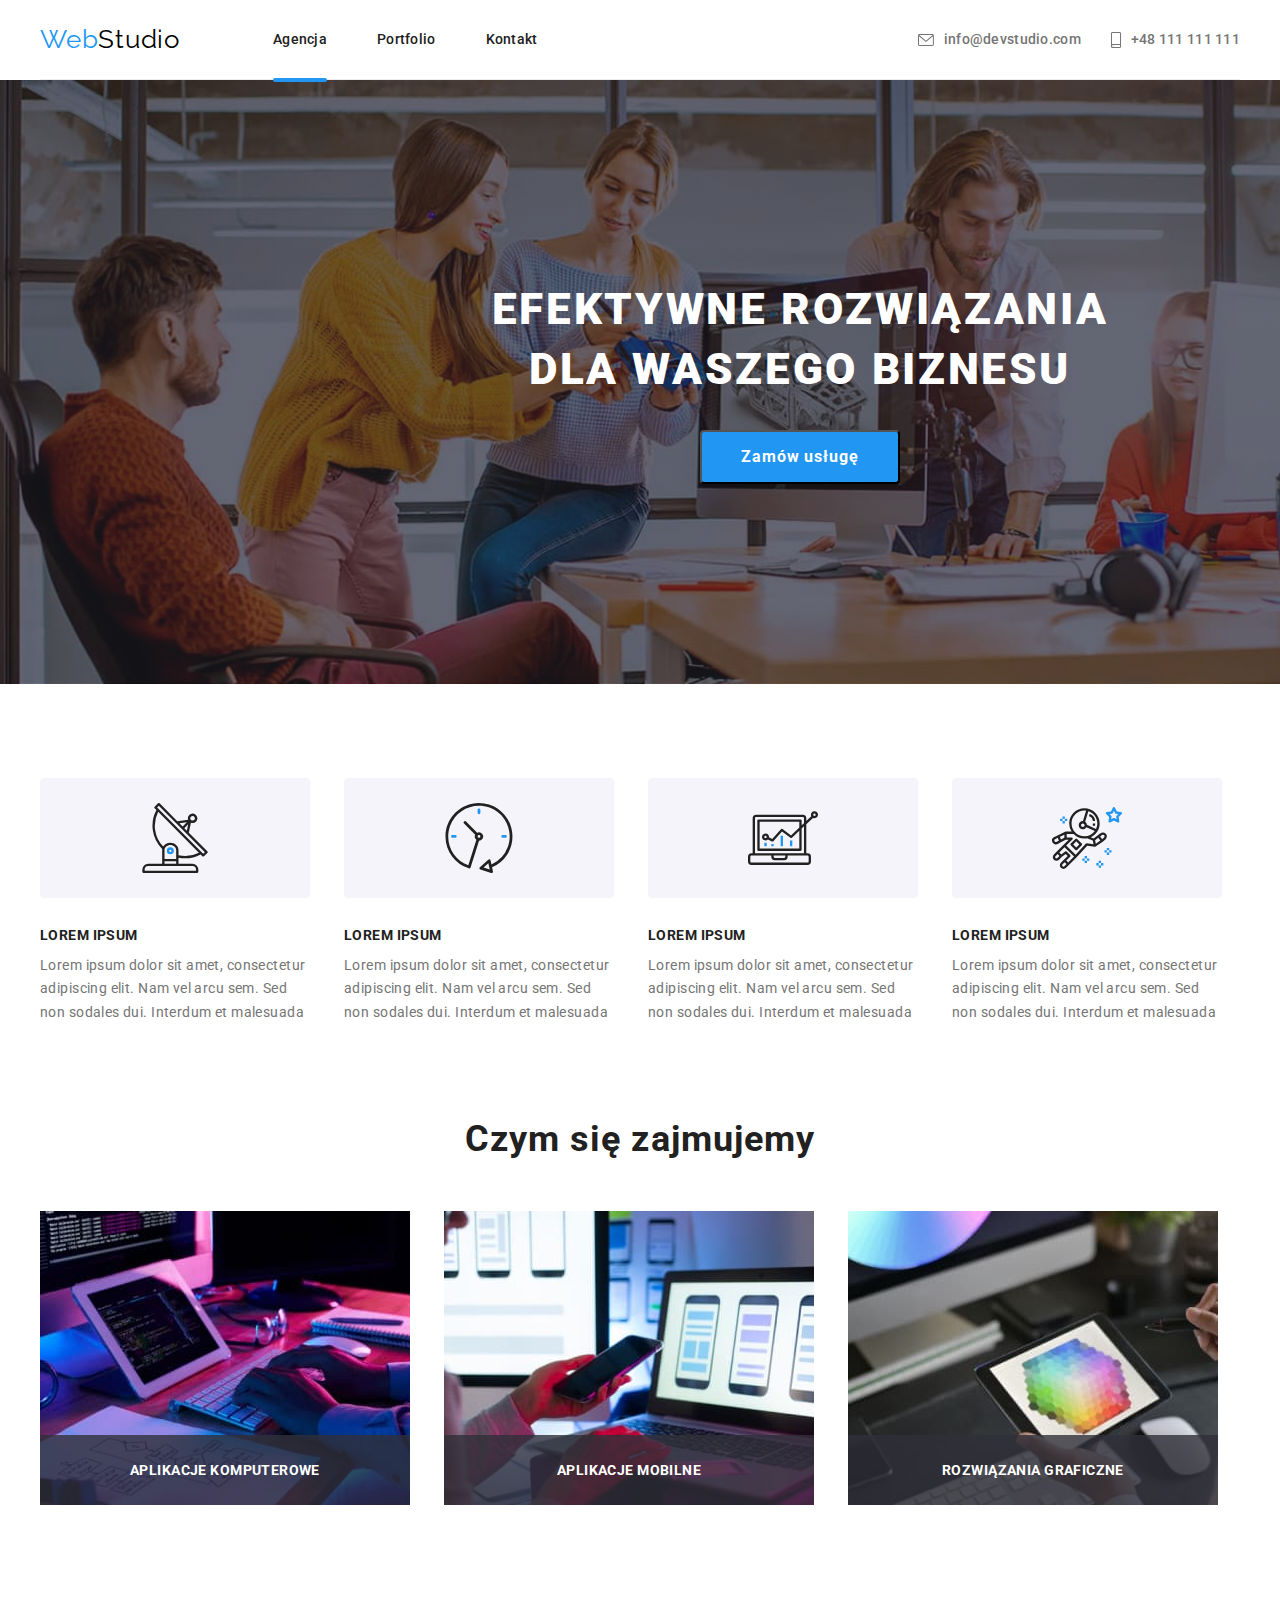
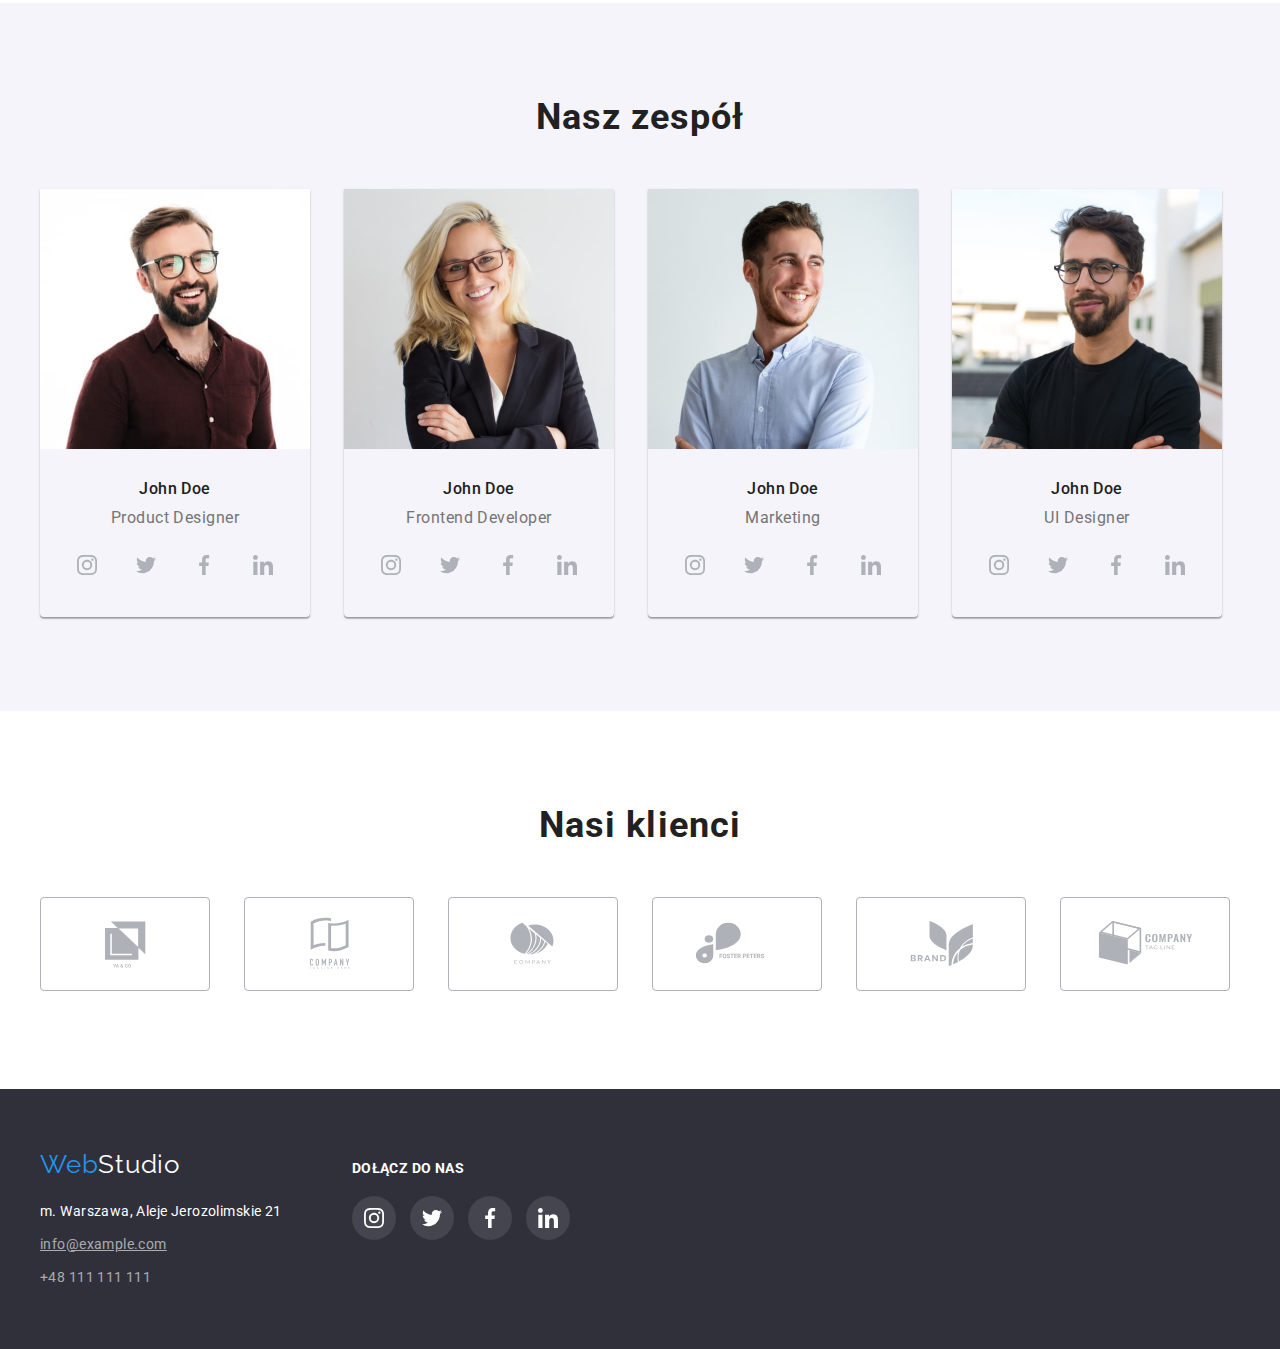
<file: index.html>
<!DOCTYPE html>
<html lang="pl">
  <head>
    <title>homework1</title>
    <link
      href="https://fonts.googleapis.com/css2?family=Raleway:wght@700&display=swap"
      rel="stylesheet"
    />
    <link
      href="https://fonts.googleapis.com/css2?family=Roboto:wght@400;500;700;900&display=swap"
      rel="stylesheet"
    />
    <link rel="stylesheet" href="./css/modern-normalize.css" />
    <link rel="stylesheet" href="./css/styles.css" />
  </head>
  <body>
    <header>
      <div class="container">
        <div class="navigation-logo">
          <a href="/" class="logo"><span>Web</span>Studio</a>
          <nav>
            <ul class="main-links">
              <li><a href="/agencja" class="link agency active">Agencja</a></li>
              <li>
                <a href="portfolio.html" class="link portfolio">Portfolio</a>
              </li>
              <li><a href="/kontakt" class="link contact">Kontakt</a></li>
            </ul>
          </nav>
        </div>
        <div class="contacts">
          <a class="contact email" href="mailto:info@devstudio.com">
            <svg class="icon" width="16" height="12">
              <use href="./images/icons.svg#icon-envelope"></use>
            </svg>
            <span>info@devstudio.com</span>
          </a>

          <a class="contact phone-number" href="tel:+48111111111">
            <svg class="icon" width="10" height="16">
              <use href="./images/icons.svg#icon-smartphone"></use>
            </svg>
            <span>+48 111 111 111</span></a
          >
        </div>
      </div>
    </header>
    <main>
      <div class="main-headline">
        <h1 class="headline">
          EFEKTYWNE ROZWIĄZANIA<br />
          DLA WASZEGO BIZNESU
        </h1>
        <button type="button" class="button" data-modal-open>
          Zamów usługę
        </button>
      </div>
      <div class="introduction container">
        <ul class="introduction-text list">
          <li>
            <div class="icon-container">
              <svg class="icon" width="70" height="70">
                <use href="./images/icons.svg#icon-antenna-1"></use>
              </svg>
            </div>
            <p>LOREM IPSUM</p>
            <p class="text">
              Lorem ipsum dolor sit amet, consectetur adipiscing elit. Nam vel
              arcu sem. Sed non sodales dui. Interdum et malesuada
            </p>
          </li>
          <li>
            <div class="icon-container">
              <svg class="icon" width="70" height="70">
                <use href="./images/icons.svg#icon-clock-1"></use>
              </svg>
            </div>
            <p>LOREM IPSUM</p>
            <p class="text">
              Lorem ipsum dolor sit amet, consectetur adipiscing elit. Nam vel
              arcu sem. Sed non sodales dui. Interdum et malesuada
            </p>
          </li>
          <li>
            <div class="icon-container">
              <svg class="icon" width="70" height="70">
                <use href="./images/icons.svg#icon-diagram-1"></use>
              </svg>
            </div>
            <p>LOREM IPSUM</p>
            <p class="text">
              Lorem ipsum dolor sit amet, consectetur adipiscing elit. Nam vel
              arcu sem. Sed non sodales dui. Interdum et malesuada
            </p>
          </li>
          <li>
            <div class="icon-container">
              <svg class="icon" width="70" height="70">
                <use href="./images/icons.svg#icon-astronaut-1"></use>
              </svg>
            </div>
            <p>LOREM IPSUM</p>
            <p class="text">
              Lorem ipsum dolor sit amet, consectetur adipiscing elit. Nam vel
              arcu sem. Sed non sodales dui. Interdum et malesuada
            </p>
          </li>
        </ul>
      </div>
      <section class="section">
        <div class="container">
          <h2 class="headline">Czym się zajmujemy</h2>
          <ul class="services list">
            <li class="service one">
              <img
                src="images/img1.jpg"
                alt="praca na komputerze"
                width="370"
                height="294"
              />
              <p class="label">Aplikacje komputerowe</p>
            </li>
            <li class="service two">
              <img
                src="images/img2.jpg"
                alt="praca na telefonie"
                width="370"
                height="294"
              />
              <p class="label">Aplikacje mobilne</p>
            </li>
            <li class="service three">
              <img
                src="images/img3.jpg"
                alt="praca na tablecie"
                width="370"
                height="294"
              />
              <p class="label">Rozwiązania graficzne</p>
            </li>
          </ul>
        </div>
      </section>
      <section class="section team-members">
        <div class="container">
          <h2 class="headline">Nasz zespół</h2>
          <ul class="team-members list">
            <li>
              <figure>
                <img
                  src="images/img4.jpg"
                  alt="Uśmiechnięty mężczyzna w okularach na białym tle"
                  width="270"
                  height="260"
                />
                <figcaption class="title">
                  John Doe
                  <p class="description text">Product Designer</p>
                  <ul class="social-media-icons list">
                    <li class="social-media instagram">
                      <svg class="icon" width="20" height="20">
                        <use href="./images/icons.svg#icon-instagram-2"></use>
                      </svg>
                    </li>
                    <li class="social-media twitter">
                      <svg class="icon" width="20" height="20">
                        <use href="./images/icons.svg#icon-twitter-1"></use>
                      </svg>
                    </li>
                    <li class="social-media facebook">
                      <svg class="icon" width="20" height="20">
                        <use href="./images/icons.svg#icon-facebook-1"></use>
                      </svg>
                    </li>
                    <li class="social-media linkedin">
                      <svg class="icon" width="20" height="20">
                        <use href="./images/icons.svg#icon-linkedin-1"></use>
                      </svg>
                    </li>
                  </ul>
                </figcaption>
              </figure>
            </li>
            <li>
              <figure>
                <img
                  src="images/img5.jpg"
                  alt="Uśmiechnięta blondynka w okularach"
                  width="270"
                  height="260"
                />
                <figcaption class="title">
                  John Doe
                  <p class="description text">Frontend Developer</p>
                  <ul class="social-media-icons list">
                    <li class="social-media instagram">
                      <svg class="icon" width="20" height="20">
                        <use href="./images/icons.svg#icon-instagram-2"></use>
                      </svg>
                    </li>
                    <li class="social-media twitter">
                      <svg class="icon" width="20" height="20">
                        <use href="./images/icons.svg#icon-twitter-1"></use>
                      </svg>
                    </li>
                    <li class="social-media facebook">
                      <svg class="icon" width="20" height="20">
                        <use href="./images/icons.svg#icon-facebook-1"></use>
                      </svg>
                    </li>
                    <li class="social-media linkedin">
                      <svg class="icon" width="20" height="20">
                        <use href="./images/icons.svg#icon-linkedin-1"></use>
                      </svg>
                    </li>
                  </ul>
                </figcaption>
              </figure>
            </li>
            <li>
              <figure>
                <img
                  src="images/img6.jpg"
                  alt="Uśmiechnięty mężczyzna patrząc na bok"
                  width="270"
                  height="260"
                />
                <figcaption class="title">
                  John Doe
                  <p class="description text">Marketing</p>
                  <ul class="social-media-icons list">
                    <li class="social-media instagram">
                      <svg class="icon" width="20" height="20">
                        <use href="./images/icons.svg#icon-instagram-2"></use>
                      </svg>
                    </li>
                    <li class="social-media twitter">
                      <svg class="icon" width="20" height="20">
                        <use href="./images/icons.svg#icon-twitter-1"></use>
                      </svg>
                    </li>
                    <li class="social-media facebook">
                      <svg class="icon" width="20" height="20">
                        <use href="./images/icons.svg#icon-facebook-1"></use>
                      </svg>
                    </li>
                    <li class="social-media linkedin">
                      <svg class="icon" width="20" height="20">
                        <use href="./images/icons.svg#icon-linkedin-1"></use>
                      </svg>
                    </li>
                  </ul>
                </figcaption>
              </figure>
            </li>
            <li>
              <figure>
                <img
                  src="images/img7.jpg"
                  alt="Ciemnowłosy mężczyzna z brodą i w okularach"
                  width="270"
                  height="260"
                />
                <figcaption class="title">
                  John Doe
                  <p class="description text">UI Designer</p>
                  <ul class="social-media-icons list">
                    <li class="social-media instagram">
                      <svg class="icon" width="20" height="20">
                        <use href="./images/icons.svg#icon-instagram-2"></use>
                      </svg>
                    </li>
                    <li class="social-media twitter">
                      <svg class="icon" width="20" height="20">
                        <use href="./images/icons.svg#icon-twitter-1"></use>
                      </svg>
                    </li>
                    <li class="social-media facebook">
                      <svg class="icon" width="20" height="20">
                        <use href="./images/icons.svg#icon-facebook-1"></use>
                      </svg>
                    </li>
                    <li class="social-media linkedin">
                      <svg class="icon" width="20" height="20">
                        <use href="./images/icons.svg#icon-linkedin-1"></use>
                      </svg>
                    </li>
                  </ul>
                </figcaption>
              </figure>
            </li>
          </ul>
        </div>
      </section>
      <section class="section our-clients">
        <div class="container">
          <h2 class="headline">Nasi klienci</h2>
          <ul class="logos list">
            <li>
              <svg class="icon" width="106" height="60">
                <use href="./images/icons.svg#icon-Logo-1"></use>
              </svg>
            </li>
            <li>
              <svg class="icon" width="106" height="60">
                <use href="./images/icons.svg#icon-Logo-2"></use>
              </svg>
            </li>
            <li>
              <svg class="icon" width="106" height="60">
                <use href="./images/icons.svg#icon-Logo-3"></use>
              </svg>
            </li>
            <li>
              <svg class="icon" width="106" height="60">
                <use href="./images/icons.svg#icon-Logo-4"></use>
              </svg>
            </li>
            <li>
              <svg class="icon" width="106" height="60">
                <use href="./images/icons.svg#icon-Logo-5"></use>
              </svg>
            </li>
            <li>
              <svg class="icon" width="106" height="60">
                <use href="./images/icons.svg#icon-Logo-6"></use>
              </svg>
            </li>
          </ul>
        </div>
      </section>
    </main>
    <footer>
      <div class="container">
        <div>
          <a class="logo" href="index.html"><span>Web</span>Studio</a>
          <address class="address">
            m. Warszawa, Aleje Jerozolimskie 21
            <a class="contact email" href="mailto:info@example.com"
              >info@example.com</a
            >
            <a class="contact phone-number" href="+48111111111"
              >+48 111 111 111</a
            >
          </address>
        </div>
        <div class="footer-social-media">
          <p>Dołącz do nas</p>
          <ul class="social-media-icons list">
            <li class="social-media instagram">
              <svg class="icon" width="20" height="20">
                <use href="./images/icons.svg#icon-instagram-2"></use>
              </svg>
            </li>
            <li class="social-media twitter">
              <svg class="icon" width="20" height="20">
                <use href="./images/icons.svg#icon-twitter-1"></use>
              </svg>
            </li>
            <li class="social-media facebook">
              <svg class="icon" width="20" height="20">
                <use href="./images/icons.svg#icon-facebook-1"></use>
              </svg>
            </li>
            <li class="social-media linkedin">
              <svg class="icon" width="20" height="20">
                <use href="./images/icons.svg#icon-linkedin-1"></use>
              </svg>
            </li>
          </ul>
        </div>
      </div>
    </footer>

    <div class="backdrop is-hidden" data-modal>
      <div class="modal">
        <button type="button" class="close-btn" data-modal-close>
          <svg class="icon" width="18" height="18">
            <use href="./images/icons.svg#icon-close-cross"></use>
          </svg>
        </button>
      </div>
    </div>

    <script src="./js/modal.js"></script>
  </body>
</html>
</file>
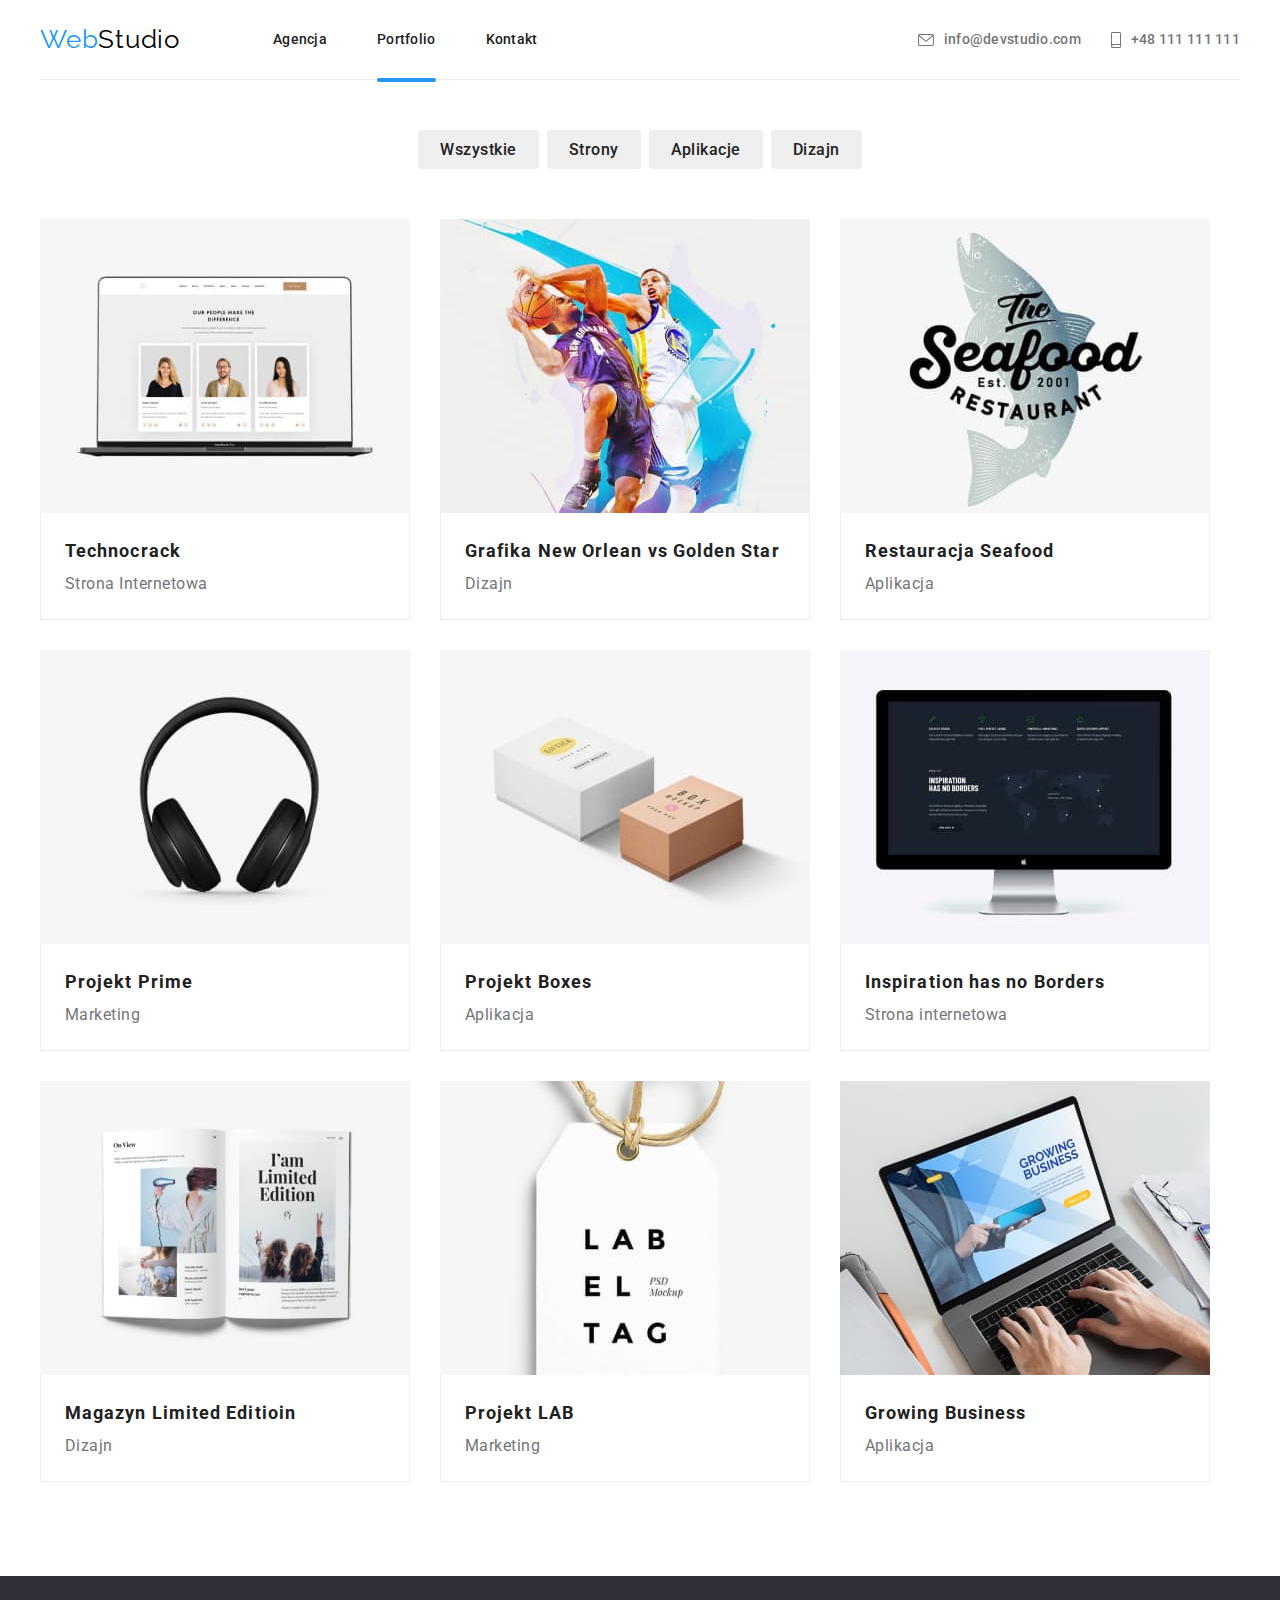
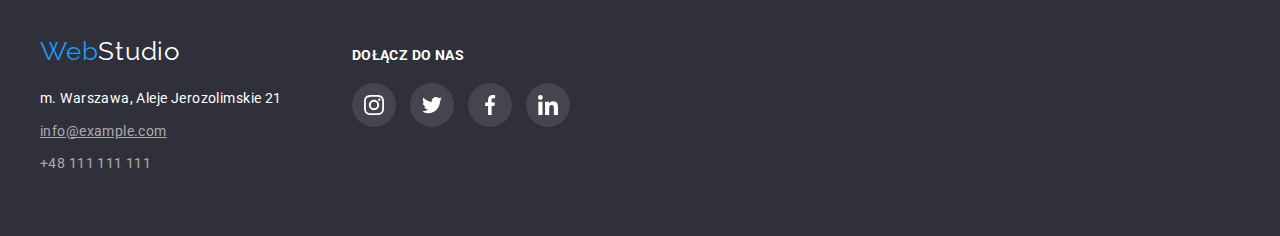
<file: portfolio.html>
<!DOCTYPE html>
<html lang="pl">
  <head>
    <meta charset="utf-8" />
    <title>homework2</title>
    <link
      href="https://fonts.googleapis.com/css2?family=Raleway:wght@700&display=swap"
      rel="stylesheet"
    />
    <link
      href="https://fonts.googleapis.com/css2?family=Roboto:wght@400;500;700;900&display=swap"
      rel="stylesheet"
    />
    <link rel="stylesheet" href="./css/modern-normalize.css" />
    <link rel="stylesheet" href="./css/styles.css" />
  </head>
  <body>
    <header>
      <div class="container">
        <div class="navigation-logo">
          <a href="/" class="logo"><span>Web</span>Studio</a>
          <nav>
            <ul class="main-links">
              <li><a href="index.html" class="link agency">Agencja</a></li>
              <li>
                <a href="portfolio.html" class="link portfolio active"
                  >Portfolio</a
                >
              </li>
              <li><a href="/kontakt" class="link contact">Kontakt</a></li>
            </ul>
          </nav>
        </div>
        <div class="contacts">
          <a class="contact email" href="mailto:info@devstudio.com">
            <svg class="icon" width="16" height="12">
              <use href="./images/icons.svg#icon-envelope"></use>
            </svg>
            <span>info@devstudio.com</span>
          </a>

          <a class="contact phone-number" href="tel:+48111111111">
            <svg class="icon" width="10" height="16">
              <use href="./images/icons.svg#icon-smartphone"></use>
            </svg>
            <span>+48 111 111 111</span></a
          >
        </div>
      </div>
    </header>
    <main>
      <div class="container">
        <ul class="buttons list">
          <li><button type="button" class="button">Wszystkie</button></li>
          <li><button type="button" class="button">Strony</button></li>
          <li><button type="button" class="button">Aplikacje</button></li>
          <li><button type="button" class="button">Dizajn</button></li>
        </ul>
      </div>
      <div class="container">
        <ul class="pictures list">
          <li>
            <figure>
              <div class="picture">
                <div class="overlay">
                  <p class="text">
                    Technocrack jest popularną platformą wykorzystywaną do
                    rozpowszechniania koronawirusa. Firmy wykorzystują tę
                    platformę do celów szpiegowskich i ataków na
                    niezabezpieczone serwery konkurencji
                  </p>
                </div>
                <img
                  src="images/img.portfolio.1.jpg"
                  alt="Otwarty laptop na stronie webstudio"
                  width="370"
                  height="294"
                />
              </div>
              <figcaption class="title">
                Technocrack
                <p class="description">Strona Internetowa</p>
              </figcaption>
            </figure>
          </li>
          <li>
            <figure>
              <div class="picture">
                <div class="overlay">
                  <p class="text">
                    Technocrack jest popularną platformą wykorzystywaną do
                    rozpowszechniania koronawirusa. Firmy wykorzystują tę
                    platformę do celów szpiegowskich i ataków na
                    niezabezpieczone serwery konkurencji
                  </p>
                </div>
                <img
                  src="images/img.portfolio.2.jpg"
                  alt="Dwóch mężczyzn walczy o piłkę do koszykówki"
                  width="370"
                  height="294"
                />
              </div>
              <figcaption class="title">
                Grafika New Orlean vs Golden Star
                <p class="description">Dizajn</p>
              </figcaption>
            </figure>
          </li>
          <li>
            <figure>
              <div class="picture">
                <div class="overlay">
                  <p class="text">
                    Technocrack jest popularną platformą wykorzystywaną do
                    rozpowszechniania koronawirusa. Firmy wykorzystują tę
                    platformę do celów szpiegowskich i ataków na
                    niezabezpieczone serwery konkurencji
                  </p>
                </div>
                <img
                  src="images/img.portfolio.3.jpg"
                  alt="Nazwa restauracji na tle ryby"
                  width="370"
                  height="294"
                />
              </div>
              <figcaption class="title">
                Restauracja Seafood
                <p class="description">Aplikacja</p>
              </figcaption>
            </figure>
          </li>
          <li>
            <figure>
              <div class="picture">
                <div class="overlay">
                  <p class="text">
                    Technocrack jest popularną platformą wykorzystywaną do
                    rozpowszechniania koronawirusa. Firmy wykorzystują tę
                    platformę do celów szpiegowskich i ataków na
                    niezabezpieczone serwery konkurencji
                  </p>
                </div>
                <img
                  src="images/img.portfolio.4.jpg"
                  alt="Czarne słuchawki na białym tle"
                  width="370"
                  height="294"
                />
              </div>
              <figcaption class="title">
                Projekt Prime
                <p class="description">Marketing</p>
              </figcaption>
            </figure>
          </li>
          <li>
            <figure>
              <div class="picture">
                <div class="overlay">
                  <p class="text">
                    Technocrack jest popularną platformą wykorzystywaną do
                    rozpowszechniania koronawirusa. Firmy wykorzystują tę
                    platformę do celów szpiegowskich i ataków na
                    niezabezpieczone serwery konkurencji
                  </p>
                </div>
                <img
                  src="images/img.portfolio.5.jpg"
                  alt="Jedno większe białe pudełko i drugie mniejsze brązowe pudełko"
                  width="370"
                  height="294"
                />
              </div>
              <figcaption class="title">
                Projekt Boxes
                <p class="description">Aplikacja</p>
              </figcaption>
            </figure>
          </li>
          <li>
            <figure>
              <div class="picture">
                <div class="overlay">
                  <p class="text">
                    Technocrack jest popularną platformą wykorzystywaną do
                    rozpowszechniania koronawirusa. Firmy wykorzystują tę
                    platformę do celów szpiegowskich i ataków na
                    niezabezpieczone serwery konkurencji
                  </p>
                </div>
                <img
                  src="images/img.portfolio.6.jpg"
                  alt="Komputer Apple z otwartą stroną internetową"
                  width="370"
                  height="294"
                />
              </div>
              <figcaption class="title">
                Inspiration has no Borders
                <p class="description">Strona internetowa</p>
              </figcaption>
            </figure>
          </li>
          <li>
            <figure>
              <div class="picture">
                <div class="overlay">
                  <p class="text">
                    Technocrack jest popularną platformą wykorzystywaną do
                    rozpowszechniania koronawirusa. Firmy wykorzystują tę
                    platformę do celów szpiegowskich i ataków na
                    niezabezpieczone serwery konkurencji
                  </p>
                </div>
                <img
                  src="images/img.portfolio.7.jpg"
                  alt="Otwarty dziennik z ładnymi zdjęciami"
                  width="370"
                  height="294"
                />
              </div>
              <figcaption class="title">
                Magazyn Limited Editioin
                <p class="description">Dizajn</p>
              </figcaption>
            </figure>
          </li>
          <li>
            <figure>
              <div class="picture">
                <div class="overlay">
                  <p class="text">
                    Technocrack jest popularną platformą wykorzystywaną do
                    rozpowszechniania koronawirusa. Firmy wykorzystują tę
                    platformę do celów szpiegowskich i ataków na
                    niezabezpieczone serwery konkurencji
                  </p>
                </div>
                <img
                  src="images/img.portfolio.8.jpg"
                  alt="Etykieta z dużymi literami"
                  width="370"
                  height="294"
                />
              </div>
              <figcaption class="title">
                Projekt LAB
                <p class="description">Marketing</p>
              </figcaption>
            </figure>
          </li>
          <li>
            <figure>
              <div class="picture">
                <div class="overlay">
                  <p class="text">
                    Technocrack jest popularną platformą wykorzystywaną do
                    rozpowszechniania koronawirusa. Firmy wykorzystują tę
                    platformę do celów szpiegowskich i ataków na
                    niezabezpieczone serwery konkurencji
                  </p>
                </div>
                <img
                  src="images/img.portfolio.9.jpg"
                  alt="Praca na laptopie"
                  width="370"
                  height="294"
                />
              </div>
              <figcaption class="title">
                Growing Business
                <p class="description">Aplikacja</p>
              </figcaption>
            </figure>
          </li>
        </ul>
      </div>
    </main>
    <footer>
      <div class="container">
        <div>
          <a class="logo" href="index.html"><span>Web</span>Studio</a>
          <address class="address">
            m. Warszawa, Aleje Jerozolimskie 21
            <a class="contact email" href="mailto:info@example.com"
              >info@example.com</a
            >
            <a class="contact phone-number" href="+48111111111"
              >+48 111 111 111</a
            >
          </address>
        </div>
        <div class="footer-social-media">
          <p>Dołącz do nas</p>
          <ul class="social-media-icons list">
            <li class="social-media instagram">
              <svg class="icon" width="20" height="20">
                <use href="./images/icons.svg#icon-instagram-2"></use>
              </svg>
            </li>
            <li class="social-media twitter">
              <svg class="icon" width="20" height="20">
                <use href="./images/icons.svg#icon-twitter-1"></use>
              </svg>
            </li>
            <li class="social-media facebook">
              <svg class="icon" width="20" height="20">
                <use href="./images/icons.svg#icon-facebook-1"></use>
              </svg>
            </li>
            <li class="social-media linkedin">
              <svg class="icon" width="20" height="20">
                <use href="./images/icons.svg#icon-linkedin-1"></use>
              </svg>
            </li>
          </ul>
        </div>
      </div>
    </footer>
  </body>
</html>
</file>
<file: css/styles.css>
:root {
  --main-color: #212121;
  --main-background-color: #f5f4fa;
  --selection-color: #2196f3;
  --secondary-color: #757575;
}

body {
  font-family: "Roboto", "Raleway", sans-serif;
  color: var(--main-color);
}

.container {
  width: 1200px;
  padding-left: 0;
  margin: 0 auto;
}

.section {
  margin: 0;
  padding-top: 94px;
  padding-bottom: 94px;
}

.logo {
  font-family: "Raleway", sans-serif;
  font-size: 26px;
  line-height: 1.19;
  color: #000;
  text-decoration: none;
  letter-spacing: 0.03em;
}
footer a.logo {
  color: #fff;
}
.logo > span {
  color: var(--selection-color);
}

.main-links li {
  list-style: none;
  display: inline-block;
  margin: 0 23px;
}

.main-links {
  padding: 0;
}

.main-links li:first-child {
  margin-left: 0;
}

.main-links li:last-child {
  margin-right: 0;
}

.main-links .link {
  color: var(--main-color);
  font-weight: 500;
  font-size: 14px;
  line-height: 1.14;
  letter-spacing: 0.02em;
  text-decoration: none;
  transition: color 250ms cubic-bezier(0.4, 0, 0.2, 1);
}

.main-links a:hover,
.main-links a:focus {
  color: var(--selection-color);
}

.main-headline > .headline {
  color: #fff;
  font-size: 44px;
  font-weight: 900;
  line-height: 1.36;
  text-align: center;
  letter-spacing: 0.06em;
  text-transform: uppercase;
}
.main-headline {
  background-color: #2f303a;
  background-image: linear-gradient(
      rgba(47, 48, 58, 0.4),
      rgba(47, 48, 58, 0.4)
    ),
    url("../images/background-img.jpg");
  background-size: cover;
  background-position: center;
  width: 1600px;
  padding: 200px 0;
  margin: 0 auto;
}

header .container {
  display: flex;
  border-bottom: 1px solid #ececec;
  align-items: center;
  justify-content: space-between;
  min-height: 80px;
}

.navigation-logo {
  display: flex;
  align-items: center;
}

.navigation-logo .logo {
  margin-right: 93px;
}

.link.active {
  position: relative;
  display: inline-block;
}
.link.active::after {
  position: absolute;
  display: block;
  content: "";
  width: 100%;
  height: 4px;
  bottom: -34px;
  background-color: var(--selection-color);
  border-radius: 2px;
}

header .contact {
  display: flex;
  align-items: center;
  text-decoration: none;
  font-size: 14px;
  color: var(--secondary-color);
  letter-spacing: 0.02em;
  font-weight: 500;
  line-height: 1.14;
}

header .contacts {
  display: flex;
}

.contacts .email {
  margin-right: 30px;
}

header .icon {
  /* --icon-color: currentColor; */
  fill: var(--secondary-color);
  margin-right: 10px;
  line-height: 0;
  transition: fill 250ms cubic-bezier(0.4, 0, 0.2, 1);
}

header .contacts a {
  transition: color 250ms cubic-bezier(0.4, 0, 0.2, 1);
}

header .contacts a:hover .icon,
header .contacts a:focus .icon {
  fill: var(--selection-color);
}

.main-headline .button {
  font-weight: 700;
  font-size: 16px;
  line-height: 1.87;
  display: flex;
  align-items: center;
  text-align: center;
  letter-spacing: 0.06em;
}

.headline {
  font-size: 36px;
  line-height: 1.16;
  text-align: center;
  letter-spacing: 0.03em;
  color: inherit;
}

.button {
  cursor: pointer;
  color: var(--main-color);
  font-size: 16px;
  font-weight: 500;
  line-height: 1.6;
  transition: background-color 250ms cubic-bezier(0.4, 0, 0.2, 1),
    color 250ms cubic-bezier(0.4, 0, 0.2, 1),
    box-shadow 250ms cubic-bezier(0.4, 0, 0.2, 1);
}
.button:focus,
.button:hover {
  background-color: var(--selection-color);
  color: #fff;
  box-shadow: 0px 3px 1px rgba(0, 0, 0, 0.1), 0px 1px 2px rgba(0, 0, 0, 0.08),
    0px 2px 2px rgba(0, 0, 0, 0.12);
}

.headline {
  margin: 0;
}

.main-headline .headline {
  margin-top: 0;
  margin-bottom: 30px;
}

.main-headline .button {
  display: block;
  margin: 0 auto;
  padding: 10px 0;
  width: 200px;
  text-align: center;
  color: #fff;
  background: #2196f3;
  box-shadow: 0px 4px 4px rgba(0, 0, 0, 0.15);
  border-radius: 4px;
}

.introduction.container {
  padding-top: 94px;
}
.introduction-text.list {
  margin: 0;
}
.introduction-text li {
  display: block;
  max-width: 270px;
  font-weight: 700;
  font-size: 14px;
  line-height: 1.14;
  letter-spacing: 0.03em;
  text-transform: uppercase;
  color: var(--main-color);
}

.introduction-text.list .icon-container {
  background-color: var(--main-background-color);
  border-radius: 4px;
  width: 270px;
  padding: 25px 0;
  margin-bottom: 30px;
}

.introduction-text.list .icon {
  display: block;
  margin: 0 auto;
}

p {
  margin: 0;
}

.text {
  margin-top: 10px;
  margin-bottom: 0;
}

.introduction-text .text {
  font-weight: 400;
  line-height: 1.7;
  text-transform: none;
  color: var(--secondary-color);
}

.services.list img {
  display: block;
}

.service {
  position: relative;
}

.service > .label {
  position: absolute;
  bottom: 0;
  width: 100%;
  padding: 27px 0;
  font-weight: 700;
  font-size: 14px;
  text-align: center;
  letter-spacing: 0.03em;
  text-transform: uppercase;
  background: rgba(47, 48, 58, 0.8);
  color: #ffffff;
}

.team-members figure {
  margin: 0;
  box-shadow: 0px 1px 3px rgba(0, 0, 0, 0.12), 0px 1px 1px rgba(0, 0, 0, 0.14),
    0px 2px 1px rgba(0, 0, 0, 0.2);
  border-radius: 0px 0px 4px 4px;
}

.list {
  padding: 0;
  margin: 50px 0 0 0;
}

.list li {
  list-style: none;
  display: inline-block;
  margin: 0 15px;
}

.list li:first-child {
  margin-left: 0;
}

.list li:last-child {
  margin-right: 0;
}

.pictures.list li {
  transition: box-shadow 250ms cubic-bezier(0.4, 0, 0.2, 1);
  margin: 15px;
}

.pictures.list li:hover,
.pictures.list li:focus {
  cursor: pointer;
  box-shadow: 0px 1px 1px rgba(0, 0, 0, 0.12), 0px 4px 4px rgba(0, 0, 0, 0.06),
    1px 4px 6px rgba(0, 0, 0, 0.16);
}

.pictures.list li:nth-child(-n + 3) {
  margin-top: 0;
}

.pictures.list li:nth-child(3n + 3) {
  margin-right: 0;
}

.pictures.list li:nth-child(3n + 1) {
  margin-left: 0;
}

.pictures.list li:nth-last-child(-n + 3) {
  margin-bottom: 0;
}

.pictures.list figure {
  margin: 0;
}

figure img {
  display: block;
}

.pictures.list {
  display: flex;
  flex-wrap: wrap;
  padding-bottom: 94px;
}

.pictures .picture {
  position: relative;
  overflow: hidden;
}

.picture > .overlay {
  position: absolute;
  top: 0;
  left: 0;
  width: 100%;
  height: 100%;
  padding: 49px 45px 49px 24px;
  transform: translateY(100%);
  transition: transform 250ms cubic-bezier(0.4, 0, 0.2, 1);
  background-color: rgba(33, 150, 243, 0.9);
}

.overlay p {
  font-size: 18px;
  line-height: 1.5;
  letter-spacing: 0.03em;
  color: #ffffff;
}

.pictures.list figure:hover .overlay {
  transform: translateY(0);
}

.pictures .title {
  padding: 20px 24px;
  font-size: 18px;
  line-height: 2;
  font-weight: 700;
  letter-spacing: 0.06em;
  border-right: 1px solid #eeeeee;
  border-bottom: 1px solid #eeeeee;
  border-left: 1px solid #eeeeee;
}
.pictures .description {
  margin: 0;
  color: var(--secondary-color);
  font-size: 16px;
  font-weight: 400;
  line-height: 1.87;
  letter-spacing: 0.03em;
}

.buttons .button {
  padding: 6px 22px;
  border-radius: 4px;
  border: none;
  margin: 0 4px;
  line-height: 1.7;
  letter-spacing: 0.03em;
}

.container .buttons.list {
  display: flex;
  justify-content: center;
  margin: 94 auto 0;
}

.buttons.list li {
  display: inline-block;
  margin: 0;
}

.buttons li:first-child {
  margin-left: 0;
}

.buttons li:last-child {
  margin-right: 0;
}

.section.team-members {
  background-color: #f5f4fa;
  margin: 0 auto;
}

.team-members .title {
  text-align: center;
  padding: 30px 0;
  font-weight: 500;
  font-size: 16px;
  line-height: 1.19;
  letter-spacing: 0.03em;
  color: inherit;
}

.team-members .description {
  font-weight: 400;
  color: var(--secondary-color);
}

.social-media-icons.list {
  margin-top: 16px;
}

.social-media-icons li {
  cursor: pointer;
  line-height: 0;
  margin: 0 5px;
  padding: 12px;
  border-radius: 50%;
  fill: #afb1b8;
  transition: background-color 250ms cubic-bezier(0.4, 0, 0.2, 1),
    fill 250ms cubic-bezier(0.4, 0, 0.2, 1);
}

.social-media-icons li:hover,
.social-media-icons li:focus {
  background-color: var(--selection-color);
  fill: #fff;
}

.logos.list li {
  display: inline-block;
  border: 1px solid #afb1b8;
  border-radius: 4px;
  width: 170px;
  fill: #afb1b8;
  padding: 16px 32px;
  transition: fill 250ms cubic-bezier(0.4, 0, 0.2, 1),
    border-color 250ms cubic-bezier(0.4, 0, 0.2, 1);
}

.logos.list .icon {
  --icon-color: currentColor;
  display: block;
}

.logos.list li:hover,
.logos.list li:focus {
  fill: var(--selection-color);
  border-color: var(--selection-color);
  cursor: pointer;
}

.address {
  color: #fff;
  font-style: normal;
  font-size: 14px;
  line-height: 1.7;
  letter-spacing: 0.03em;
}

.address .email {
  margin: 9px 0;
}
.address > .contact {
  display: block;
  color: rgba(255, 255, 255, 0.6);
  transition: color 250ms cubic-bezier(0.4, 0, 0.2, 1);
}
.address > .phone-number {
  text-decoration: none;
}
.contact:hover,
.contact:focus {
  color: var(--selection-color);
}

footer {
  padding: 60px 0;
  background-color: #2f303a;
  margin: 0 auto;
}
footer .logo {
  display: inline-block;
  margin-bottom: 20px;
}

footer .container {
  display: flex;
  align-items: baseline;
}

.footer-social-media {
  margin-left: 70px;
}

.footer-social-media p {
  color: #fff;
  font-weight: 700;
  font-size: 14px;
  line-height: 16px;
  letter-spacing: 0.03em;
  text-transform: uppercase;
}

.footer-social-media li {
  background-color: #ffffff1a;
}

.footer-social-media .icon {
  fill: #fff;
}

footer .social-media-icons.list {
  margin-top: 20px;
}

.backdrop {
  position: fixed;
  left: 0;
  top: 0;
  width: 100vw;
  height: 100vh;
  background: rgba(0, 0, 0, 0.2);
  transition: opacity 250ms cubic-bezier(0.4, 0, 0.2, 1),
    transform 250ms cubic-bezier(0.4, 0, 0.2, 1),
    visibility 250ms cubic-bezier(0.4, 0, 0.2, 1);
}

.modal {
  position: absolute;
  top: 50%;
  left: 50%;
  transform: translate(-50%, -50%);
  width: 528px;
  height: 581px;
  background-color: #ffffff;
  box-shadow: 0px 1px 3px rgba(0, 0, 0, 0.12), 0px 1px 1px rgba(0, 0, 0, 0.14),
    0px 2px 1px rgba(0, 0, 0, 0.2);
  border-radius: 4px;
}
.modal .icon {
  display: block;
}
.close-btn {
  position: absolute;
  padding: 0;
  top: 8px;
  right: 8px;
  border-radius: 50%;
  background-color: #ffffff;
  border: 1px solid rgba(0, 0, 0, 0.1);
  cursor: pointer;
}

.is-hidden {
  visibility: hidden;
  opacity: 0;
  transform: scale(1);
  pointer-events: none;
}
</file>
